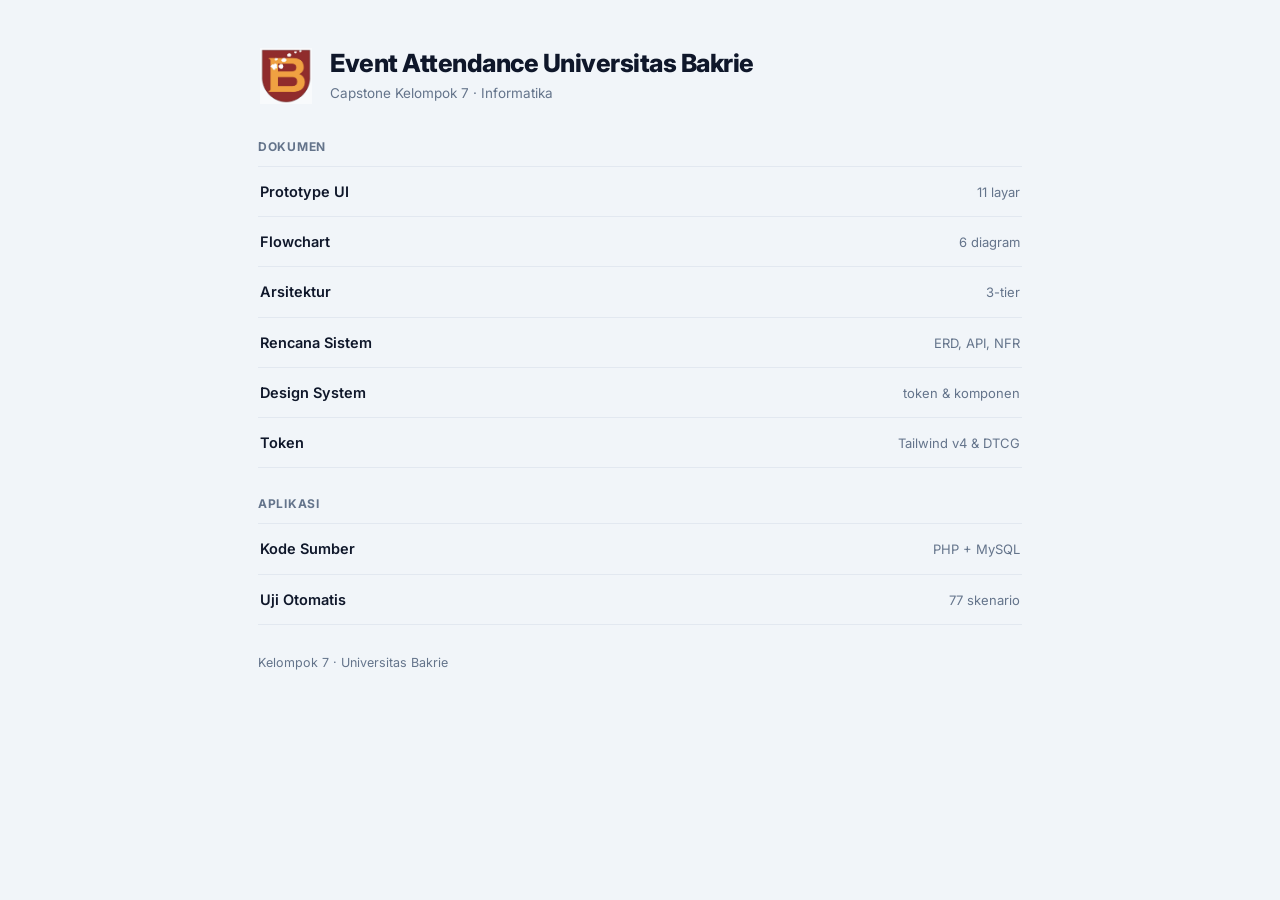
<file: index.html>
<!DOCTYPE html>
<html lang="id">
<head>
<meta charset="UTF-8">
<meta name="viewport" content="width=device-width, initial-scale=1">
<meta name="theme-color" content="#0F766E">
<title>Event Attendance Universitas Bakrie</title>
<link rel="preconnect" href="https://fonts.googleapis.com">
<link href="https://fonts.googleapis.com/css2?family=Inter:wght@400;600;700;800&family=JetBrains+Mono:wght@500;600&display=swap" rel="stylesheet">
<style>
:root{--primary:#0F172A;--secondary:#64748B;--tertiary:#0F766E;--surface:#fff;--border:#E2E8F0;--tint:#F1F5F9}
*{margin:0;padding:0;box-sizing:border-box}
body{font-family:Inter,system-ui,sans-serif;background:var(--tint);color:var(--primary);font-size:15px;line-height:1.6;-webkit-font-smoothing:antialiased}
.mono{font-family:'JetBrains Mono',monospace}
a{color:var(--tertiary);text-decoration:none}
img{max-width:100%;height:auto}
.wrap{max-width:860px;margin:0 auto;padding:clamp(20px,4vw,48px)}

header{display:flex;align-items:center;gap:16px;margin-bottom:32px;flex-wrap:wrap}
.logo{width:56px;height:56px;object-fit:contain;flex:0 0 auto}
header h1{font-size:clamp(19px,3vw,25px);font-weight:800;letter-spacing:-.02em;line-height:1.25}
header p{color:var(--secondary);font-size:13.5px;margin-top:4px}

h2{font-size:12px;font-weight:700;letter-spacing:.06em;text-transform:uppercase;color:var(--secondary);margin:26px 0 10px}
ul{list-style:none;border-top:1px solid var(--border)}
li{border-bottom:1px solid var(--border)}
li a{display:flex;justify-content:space-between;align-items:baseline;gap:16px;padding:13px 2px;color:var(--primary)}
li a:hover .t{color:var(--tertiary)}
li .t{font-weight:600;font-size:14.5px}
li .d{color:var(--secondary);font-size:13px;text-align:right}
@media(max-width:560px){li a{flex-direction:column;gap:2px}li .d{text-align:left}}
footer{color:var(--secondary);font-size:12.5px;padding:28px 0 8px}
</style>
</head>
<body>
<div class="wrap">

  <header>
    <img class="logo" src="LOGO_UB.png" alt="Universitas Bakrie">
    <div>
      <h1>Event Attendance Universitas Bakrie</h1>
      <p>Capstone Kelompok 7 &middot; Informatika</p>
    </div>
  </header>

  <h2>Dokumen</h2>
  <ul>
    <li><a href="docs/04_prototype_ui.html"><span class="t">Prototype UI</span><span class="d">11 layar</span></a></li>
    <li><a href="docs/01_flowchart.html"><span class="t">Flowchart</span><span class="d">6 diagram</span></a></li>
    <li><a href="docs/03_arsitektur.html"><span class="t">Arsitektur</span><span class="d">3-tier</span></a></li>
    <li><a href="docs/02_rencana_sistem.md"><span class="t">Rencana Sistem</span><span class="d">ERD, API, NFR</span></a></li>
    <li><a href="docs/DESIGN.md"><span class="t">Design System</span><span class="d">token &amp; komponen</span></a></li>
    <li><a href="docs/theme.css"><span class="t">Token</span><span class="d">Tailwind v4 &amp; DTCG</span></a></li>
  </ul>

  <h2>Aplikasi</h2>
  <ul>
    <li><a href="app/"><span class="t">Kode Sumber</span><span class="d">PHP + MySQL</span></a></li>
    <li><a href="app/test_suite.sh"><span class="t">Uji Otomatis</span><span class="d">77 skenario</span></a></li>
  </ul>

  <footer>Kelompok 7 &middot; Universitas Bakrie</footer>
</div>
</body>
</html>
</file>
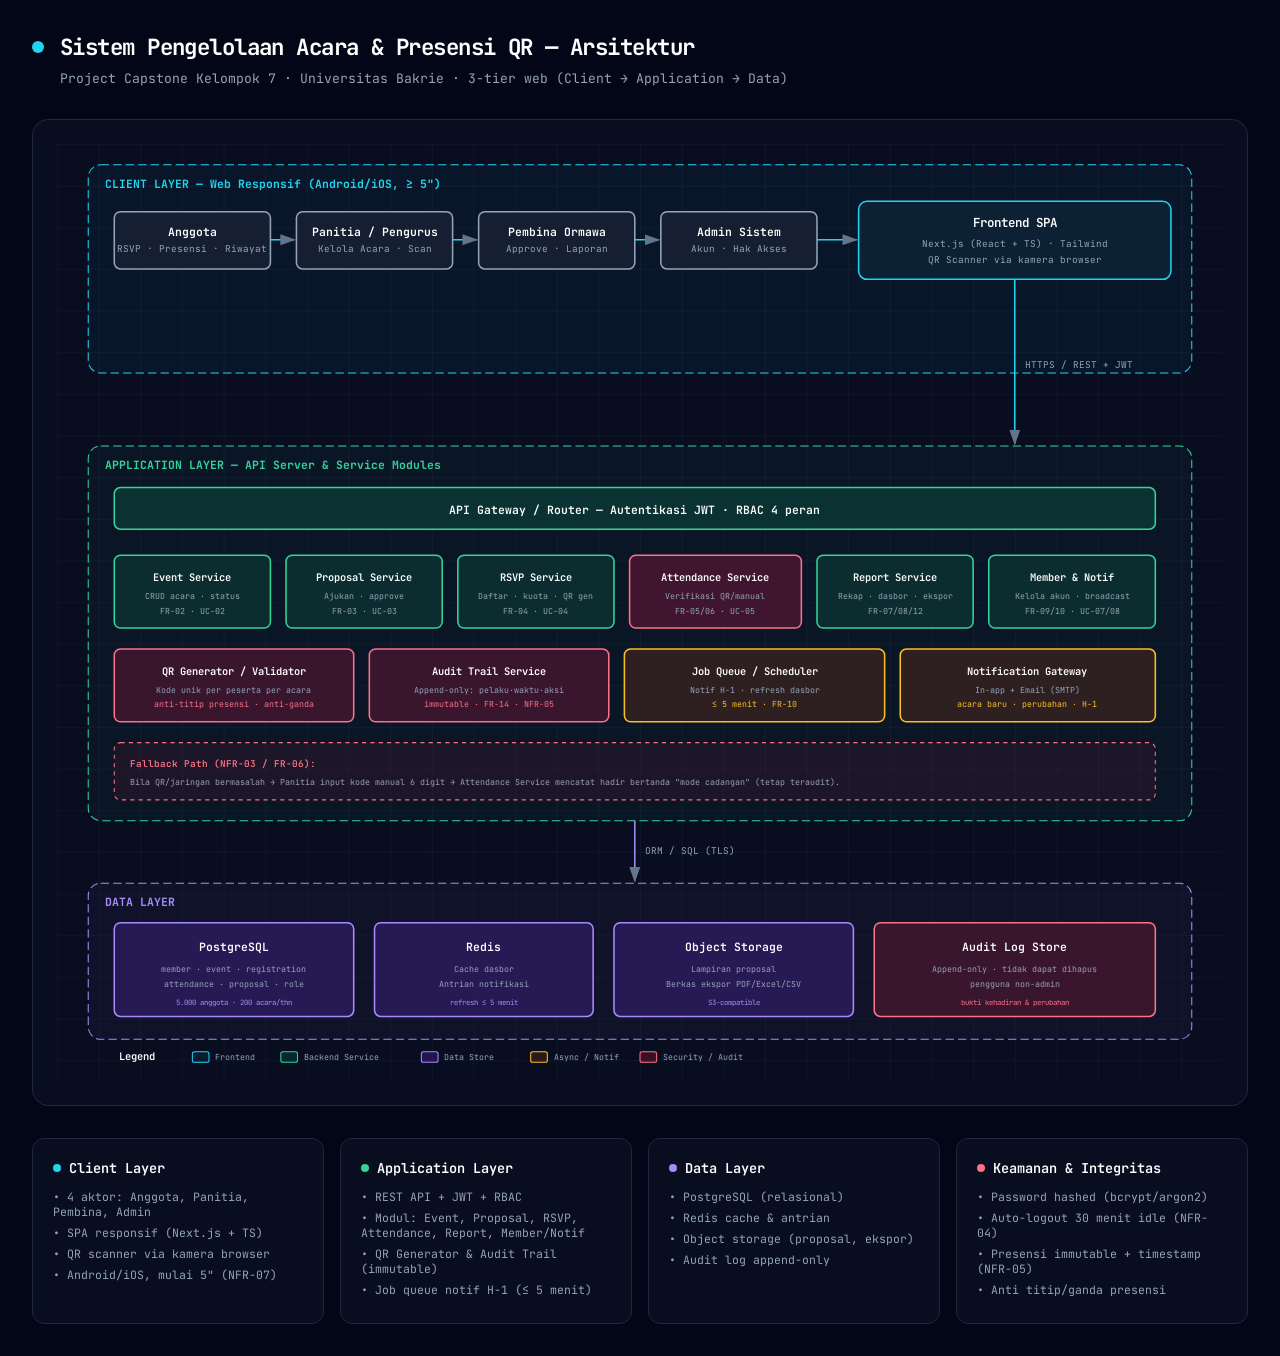
<file: docs/03_arsitektur.html>
<!DOCTYPE html>
<html lang="id">
<head>
  <meta charset="UTF-8">
  <meta name="viewport" content="width=device-width, initial-scale=1.0">
  <title>Arsitektur — Sistem Pengelolaan Acara & Presensi QR</title>
  <link href="https://fonts.googleapis.com/css2?family=JetBrains+Mono:wght@400;500;600;700&display=swap" rel="stylesheet">
  <style>
    *{margin:0;padding:0;box-sizing:border-box;}
    body{font-family:'JetBrains Mono',monospace;background:#020617;min-height:100vh;padding:2rem;color:#fff;}
    .container{max-width:1280px;margin:0 auto;}
    .header{margin-bottom:2rem;}
    .header-row{display:flex;align-items:center;gap:1rem;margin-bottom:.5rem;}
    .pulse-dot{width:12px;height:12px;background:#22d3ee;border-radius:50%;animation:pulse 2s infinite;}
    @keyframes pulse{0%,100%{opacity:1}50%{opacity:.5}}
    h1{font-size:1.4rem;font-weight:700;letter-spacing:-.025em;}
    .subtitle{color:#94a3b8;font-size:.82rem;margin-left:1.75rem;}
    .diagram-container{background:rgba(15,23,42,.5);border-radius:1rem;border:1px solid #1e293b;padding:1.5rem;overflow-x:auto;}
    svg{width:100%;min-width:1080px;display:block;}
    .cards{display:grid;grid-template-columns:repeat(auto-fit,minmax(280px,1fr));gap:1rem;margin-top:2rem;}
    .card{background:rgba(15,23,42,.5);border-radius:.75rem;border:1px solid #1e293b;padding:1.25rem;}
    .card-header{display:flex;align-items:center;gap:.5rem;margin-bottom:.75rem;}
    .card-dot{width:8px;height:8px;border-radius:50%;}
    .card-dot.cyan{background:#22d3ee;} .card-dot.emerald{background:#34d399;}
    .card-dot.violet{background:#a78bfa;} .card-dot.amber{background:#fbbf24;}
    .card-dot.rose{background:#fb7185;} .card-dot.slate{background:#94a3b8;}
    .card h3{font-size:.85rem;font-weight:600;}
    .card ul{list-style:none;color:#94a3b8;font-size:.72rem;}
    .card li{margin-bottom:.375rem;}
  </style>
</head>
<body>
  <div class="container">
    <div class="header">
      <div class="header-row"><div class="pulse-dot"></div><h1>Sistem Pengelolaan Acara &amp; Presensi QR — Arsitektur</h1></div>
      <p class="subtitle">Project Capstone Kelompok 7 · Universitas Bakrie · 3-tier web (Client → Application → Data)</p>
    </div>

    <div class="diagram-container">
      <svg viewBox="0 0 1120 900">
        <defs>
          <marker id="arrowhead" markerWidth="10" markerHeight="7" refX="9" refY="3.5" orient="auto">
            <polygon points="0 0, 10 3.5, 0 7" fill="#64748b"/>
          </marker>
          <pattern id="grid" width="40" height="40" patternUnits="userSpaceOnUse">
            <path d="M 40 0 L 0 0 0 40" fill="none" stroke="#1e293b" stroke-width="0.5"/>
          </pattern>
        </defs>
        <rect width="100%" height="100%" fill="url(#grid)"/>

        <!-- ============ CLIENT LAYER BOUNDARY ============ -->
        <rect x="30" y="20" width="1060" height="200" rx="12" fill="rgba(34,211,238,.04)" stroke="#22d3ee" stroke-width="1" stroke-dasharray="8,4"/>
        <text x="46" y="42" fill="#22d3ee" font-size="11" font-weight="700">CLIENT LAYER — Web Responsif (Android/iOS, ≥ 5")</text>

        <!-- Actors -->
        <rect x="55" y="65" width="150" height="55" rx="6" fill="#0f172a"/><rect x="55" y="65" width="150" height="55" rx="6" fill="rgba(30,41,59,.5)" stroke="#94a3b8" stroke-width="1.5"/>
        <text x="130" y="88" fill="#fff" font-size="11" font-weight="600" text-anchor="middle">Anggota</text>
        <text x="130" y="104" fill="#94a3b8" font-size="9" text-anchor="middle">RSVP · Presensi · Riwayat</text>

        <rect x="230" y="65" width="150" height="55" rx="6" fill="#0f172a"/><rect x="230" y="65" width="150" height="55" rx="6" fill="rgba(30,41,59,.5)" stroke="#94a3b8" stroke-width="1.5"/>
        <text x="305" y="88" fill="#fff" font-size="11" font-weight="600" text-anchor="middle">Panitia / Pengurus</text>
        <text x="305" y="104" fill="#94a3b8" font-size="9" text-anchor="middle">Kelola Acara · Scan</text>

        <rect x="405" y="65" width="150" height="55" rx="6" fill="#0f172a"/><rect x="405" y="65" width="150" height="55" rx="6" fill="rgba(30,41,59,.5)" stroke="#94a3b8" stroke-width="1.5"/>
        <text x="480" y="88" fill="#fff" font-size="11" font-weight="600" text-anchor="middle">Pembina Ormawa</text>
        <text x="480" y="104" fill="#94a3b8" font-size="9" text-anchor="middle">Approve · Laporan</text>

        <rect x="580" y="65" width="150" height="55" rx="6" fill="#0f172a"/><rect x="580" y="65" width="150" height="55" rx="6" fill="rgba(30,41,59,.5)" stroke="#94a3b8" stroke-width="1.5"/>
        <text x="655" y="88" fill="#fff" font-size="11" font-weight="600" text-anchor="middle">Admin Sistem</text>
        <text x="655" y="104" fill="#94a3b8" font-size="9" text-anchor="middle">Akun · Hak Akses</text>

        <!-- Frontend app -->
        <rect x="770" y="55" width="300" height="75" rx="8" fill="#0f172a"/><rect x="770" y="55" width="300" height="75" rx="8" fill="rgba(8,51,68,.4)" stroke="#22d3ee" stroke-width="1.5"/>
        <text x="920" y="80" fill="#fff" font-size="12" font-weight="600" text-anchor="middle">Frontend SPA</text>
        <text x="920" y="99" fill="#94a3b8" font-size="9" text-anchor="middle">Next.js (React + TS) · Tailwind</text>
        <text x="920" y="114" fill="#94a3b8" font-size="9" text-anchor="middle">QR Scanner via kamera browser</text>

        <!-- arrows actors -> frontend -->
        <line x1="205" y1="92" x2="228" y2="92" stroke="#22d3ee" stroke-width="1.5" marker-end="url(#arrowhead)"/>
        <line x1="380" y1="92" x2="403" y2="92" stroke="#22d3ee" stroke-width="1.5" marker-end="url(#arrowhead)"/>
        <line x1="555" y1="92" x2="578" y2="92" stroke="#22d3ee" stroke-width="1.5" marker-end="url(#arrowhead)"/>
        <line x1="730" y1="92" x2="768" y2="92" stroke="#22d3ee" stroke-width="1.5" marker-end="url(#arrowhead)"/>

        <!-- Client -> App -->
        <line x1="920" y1="130" x2="920" y2="288" stroke="#22d3ee" stroke-width="1.5" marker-end="url(#arrowhead)"/>
        <text x="930" y="215" fill="#94a3b8" font-size="9">HTTPS / REST + JWT</text>

        <!-- ============ APPLICATION LAYER ============ -->
        <rect x="30" y="290" width="1060" height="360" rx="12" fill="rgba(52,211,153,.04)" stroke="#34d399" stroke-width="1" stroke-dasharray="8,4"/>
        <text x="46" y="312" fill="#34d399" font-size="11" font-weight="700">APPLICATION LAYER — API Server &amp; Service Modules</text>

        <!-- API gateway -->
        <rect x="55" y="330" width="1000" height="40" rx="6" fill="#0f172a"/><rect x="55" y="330" width="1000" height="40" rx="6" fill="rgba(6,78,59,.5)" stroke="#34d399" stroke-width="1.5"/>
        <text x="555" y="355" fill="#fff" font-size="11" font-weight="600" text-anchor="middle">API Gateway / Router — Autentikasi JWT · RBAC 4 peran</text>

        <!-- service boxes row 1 -->
        <rect x="55" y="395" width="150" height="70" rx="6" fill="#0f172a"/><rect x="55" y="395" width="150" height="70" rx="6" fill="rgba(6,78,59,.4)" stroke="#34d399" stroke-width="1.5"/>
        <text x="130" y="420" fill="#fff" font-size="10" font-weight="600" text-anchor="middle">Event Service</text>
        <text x="130" y="437" fill="#94a3b8" font-size="8" text-anchor="middle">CRUD acara · status</text>
        <text x="130" y="451" fill="#94a3b8" font-size="8" text-anchor="middle">FR-02 · UC-02</text>

        <rect x="220" y="395" width="150" height="70" rx="6" fill="#0f172a"/><rect x="220" y="395" width="150" height="70" rx="6" fill="rgba(6,78,59,.4)" stroke="#34d399" stroke-width="1.5"/>
        <text x="295" y="420" fill="#fff" font-size="10" font-weight="600" text-anchor="middle">Proposal Service</text>
        <text x="295" y="437" fill="#94a3b8" font-size="8" text-anchor="middle">Ajukan · approve</text>
        <text x="295" y="451" fill="#94a3b8" font-size="8" text-anchor="middle">FR-03 · UC-03</text>

        <rect x="385" y="395" width="150" height="70" rx="6" fill="#0f172a"/><rect x="385" y="395" width="150" height="70" rx="6" fill="rgba(6,78,59,.4)" stroke="#34d399" stroke-width="1.5"/>
        <text x="460" y="420" fill="#fff" font-size="10" font-weight="600" text-anchor="middle">RSVP Service</text>
        <text x="460" y="437" fill="#94a3b8" font-size="8" text-anchor="middle">Daftar · kuota · QR gen</text>
        <text x="460" y="451" fill="#94a3b8" font-size="8" text-anchor="middle">FR-04 · UC-04</text>

        <rect x="550" y="395" width="165" height="70" rx="6" fill="#0f172a"/><rect x="550" y="395" width="165" height="70" rx="6" fill="rgba(136,19,55,.4)" stroke="#fb7185" stroke-width="1.5"/>
        <text x="632" y="420" fill="#fff" font-size="10" font-weight="600" text-anchor="middle">Attendance Service</text>
        <text x="632" y="437" fill="#94a3b8" font-size="8" text-anchor="middle">Verifikasi QR/manual</text>
        <text x="632" y="451" fill="#94a3b8" font-size="8" text-anchor="middle">FR-05/06 · UC-05</text>

        <rect x="730" y="395" width="150" height="70" rx="6" fill="#0f172a"/><rect x="730" y="395" width="150" height="70" rx="6" fill="rgba(6,78,59,.4)" stroke="#34d399" stroke-width="1.5"/>
        <text x="805" y="420" fill="#fff" font-size="10" font-weight="600" text-anchor="middle">Report Service</text>
        <text x="805" y="437" fill="#94a3b8" font-size="8" text-anchor="middle">Rekap · dasbor · ekspor</text>
        <text x="805" y="451" fill="#94a3b8" font-size="8" text-anchor="middle">FR-07/08/12</text>

        <rect x="895" y="395" width="160" height="70" rx="6" fill="#0f172a"/><rect x="895" y="395" width="160" height="70" rx="6" fill="rgba(6,78,59,.4)" stroke="#34d399" stroke-width="1.5"/>
        <text x="975" y="420" fill="#fff" font-size="10" font-weight="600" text-anchor="middle">Member &amp; Notif</text>
        <text x="975" y="437" fill="#94a3b8" font-size="8" text-anchor="middle">Kelola akun · broadcast</text>
        <text x="975" y="451" fill="#94a3b8" font-size="8" text-anchor="middle">FR-09/10 · UC-07/08</text>

        <!-- service boxes row 2 -->
        <rect x="55" y="485" width="230" height="70" rx="6" fill="#0f172a"/><rect x="55" y="485" width="230" height="70" rx="6" fill="rgba(136,19,55,.35)" stroke="#fb7185" stroke-width="1.5"/>
        <text x="170" y="510" fill="#fff" font-size="10" font-weight="600" text-anchor="middle">QR Generator / Validator</text>
        <text x="170" y="527" fill="#94a3b8" font-size="8" text-anchor="middle">Kode unik per peserta per acara</text>
        <text x="170" y="541" fill="#fb7185" font-size="8" text-anchor="middle">anti-titip presensi · anti-ganda</text>

        <rect x="300" y="485" width="230" height="70" rx="6" fill="#0f172a"/><rect x="300" y="485" width="230" height="70" rx="6" fill="rgba(136,19,55,.35)" stroke="#fb7185" stroke-width="1.5"/>
        <text x="415" y="510" fill="#fff" font-size="10" font-weight="600" text-anchor="middle">Audit Trail Service</text>
        <text x="415" y="527" fill="#94a3b8" font-size="8" text-anchor="middle">Append-only: pelaku·waktu·aksi</text>
        <text x="415" y="541" fill="#fb7185" font-size="8" text-anchor="middle">immutable · FR-14 · NFR-05</text>

        <rect x="545" y="485" width="250" height="70" rx="6" fill="#0f172a"/><rect x="545" y="485" width="250" height="70" rx="6" fill="rgba(120,53,15,.3)" stroke="#fbbf24" stroke-width="1.5"/>
        <text x="670" y="510" fill="#fff" font-size="10" font-weight="600" text-anchor="middle">Job Queue / Scheduler</text>
        <text x="670" y="527" fill="#94a3b8" font-size="8" text-anchor="middle">Notif H-1 · refresh dasbor</text>
        <text x="670" y="541" fill="#fbbf24" font-size="8" text-anchor="middle">≤ 5 menit · FR-10</text>

        <rect x="810" y="485" width="245" height="70" rx="6" fill="#0f172a"/><rect x="810" y="485" width="245" height="70" rx="6" fill="rgba(120,53,15,.3)" stroke="#fbbf24" stroke-width="1.5"/>
        <text x="932" y="510" fill="#fff" font-size="10" font-weight="600" text-anchor="middle">Notification Gateway</text>
        <text x="932" y="527" fill="#94a3b8" font-size="8" text-anchor="middle">In-app + Email (SMTP)</text>
        <text x="932" y="541" fill="#fbbf24" font-size="8" text-anchor="middle">acara baru · perubahan · H-1</text>

        <!-- fallback note -->
        <rect x="55" y="575" width="1000" height="55" rx="6" fill="rgba(136,19,55,.15)" stroke="#fb7185" stroke-width="1" stroke-dasharray="4,4"/>
        <text x="70" y="598" fill="#fb7185" font-size="9" font-weight="600">Fallback Path (NFR-03 / FR-06):</text>
        <text x="70" y="616" fill="#94a3b8" font-size="8">Bila QR/jaringan bermasalah → Panitia input kode manual 6 digit → Attendance Service mencatat hadir bertanda "mode cadangan" (tetap teraudit).</text>

        <!-- App -> Data -->
        <line x1="555" y1="650" x2="555" y2="708" stroke="#a78bfa" stroke-width="1.5" marker-end="url(#arrowhead)"/>
        <text x="565" y="682" fill="#94a3b8" font-size="9">ORM / SQL (TLS)</text>

        <!-- ============ DATA LAYER ============ -->
        <rect x="30" y="710" width="1060" height="150" rx="12" fill="rgba(167,139,250,.04)" stroke="#a78bfa" stroke-width="1" stroke-dasharray="8,4"/>
        <text x="46" y="732" fill="#a78bfa" font-size="11" font-weight="700">DATA LAYER</text>

        <rect x="55" y="748" width="230" height="90" rx="6" fill="#0f172a"/><rect x="55" y="748" width="230" height="90" rx="6" fill="rgba(76,29,149,.4)" stroke="#a78bfa" stroke-width="1.5"/>
        <text x="170" y="775" fill="#fff" font-size="11" font-weight="600" text-anchor="middle">PostgreSQL</text>
        <text x="170" y="795" fill="#94a3b8" font-size="8" text-anchor="middle">member · event · registration</text>
        <text x="170" y="810" fill="#94a3b8" font-size="8" text-anchor="middle">attendance · proposal · role</text>
        <text x="170" y="827" fill="#a78bfa" font-size="7" text-anchor="middle">5.000 anggota · 200 acara/thn</text>

        <rect x="305" y="748" width="210" height="90" rx="6" fill="#0f172a"/><rect x="305" y="748" width="210" height="90" rx="6" fill="rgba(76,29,149,.4)" stroke="#a78bfa" stroke-width="1.5"/>
        <text x="410" y="775" fill="#fff" font-size="11" font-weight="600" text-anchor="middle">Redis</text>
        <text x="410" y="795" fill="#94a3b8" font-size="8" text-anchor="middle">Cache dasbor</text>
        <text x="410" y="810" fill="#94a3b8" font-size="8" text-anchor="middle">Antrian notifikasi</text>
        <text x="410" y="827" fill="#a78bfa" font-size="7" text-anchor="middle">refresh ≤ 5 menit</text>

        <rect x="535" y="748" width="230" height="90" rx="6" fill="#0f172a"/><rect x="535" y="748" width="230" height="90" rx="6" fill="rgba(76,29,149,.4)" stroke="#a78bfa" stroke-width="1.5"/>
        <text x="650" y="775" fill="#fff" font-size="11" font-weight="600" text-anchor="middle">Object Storage</text>
        <text x="650" y="795" fill="#94a3b8" font-size="8" text-anchor="middle">Lampiran proposal</text>
        <text x="650" y="810" fill="#94a3b8" font-size="8" text-anchor="middle">Berkas ekspor PDF/Excel/CSV</text>
        <text x="650" y="827" fill="#a78bfa" font-size="7" text-anchor="middle">S3-compatible</text>

        <rect x="785" y="748" width="270" height="90" rx="6" fill="#0f172a"/><rect x="785" y="748" width="270" height="90" rx="6" fill="rgba(136,19,55,.35)" stroke="#fb7185" stroke-width="1.5"/>
        <text x="920" y="775" fill="#fff" font-size="11" font-weight="600" text-anchor="middle">Audit Log Store</text>
        <text x="920" y="795" fill="#94a3b8" font-size="8" text-anchor="middle">Append-only · tidak dapat dihapus</text>
        <text x="920" y="810" fill="#94a3b8" font-size="8" text-anchor="middle">pengguna non-admin</text>
        <text x="920" y="827" fill="#fb7185" font-size="7" text-anchor="middle">bukti kehadiran &amp; perubahan</text>

        <!-- Legend -->
        <text x="60" y="880" fill="#fff" font-size="10" font-weight="600">Legend</text>
        <rect x="130" y="872" width="16" height="10" rx="2" fill="rgba(8,51,68,.4)" stroke="#22d3ee" stroke-width="1"/><text x="152" y="880" fill="#94a3b8" font-size="8">Frontend</text>
        <rect x="215" y="872" width="16" height="10" rx="2" fill="rgba(6,78,59,.4)" stroke="#34d399" stroke-width="1"/><text x="237" y="880" fill="#94a3b8" font-size="8">Backend Service</text>
        <rect x="350" y="872" width="16" height="10" rx="2" fill="rgba(76,29,149,.4)" stroke="#a78bfa" stroke-width="1"/><text x="372" y="880" fill="#94a3b8" font-size="8">Data Store</text>
        <rect x="455" y="872" width="16" height="10" rx="2" fill="rgba(120,53,15,.3)" stroke="#fbbf24" stroke-width="1"/><text x="477" y="880" fill="#94a3b8" font-size="8">Async / Notif</text>
        <rect x="560" y="872" width="16" height="10" rx="2" fill="rgba(136,19,55,.4)" stroke="#fb7185" stroke-width="1"/><text x="582" y="880" fill="#94a3b8" font-size="8">Security / Audit</text>
      </svg>
    </div>

    <div class="cards">
      <div class="card">
        <div class="card-header"><div class="card-dot cyan"></div><h3>Client Layer</h3></div>
        <ul>
          <li>• 4 aktor: Anggota, Panitia, Pembina, Admin</li>
          <li>• SPA responsif (Next.js + TS)</li>
          <li>• QR scanner via kamera browser</li>
          <li>• Android/iOS, mulai 5" (NFR-07)</li>
        </ul>
      </div>
      <div class="card">
        <div class="card-header"><div class="card-dot emerald"></div><h3>Application Layer</h3></div>
        <ul>
          <li>• REST API + JWT + RBAC</li>
          <li>• Modul: Event, Proposal, RSVP, Attendance, Report, Member/Notif</li>
          <li>• QR Generator &amp; Audit Trail (immutable)</li>
          <li>• Job queue notif H-1 (≤ 5 menit)</li>
        </ul>
      </div>
      <div class="card">
        <div class="card-header"><div class="card-dot violet"></div><h3>Data Layer</h3></div>
        <ul>
          <li>• PostgreSQL (relasional)</li>
          <li>• Redis cache &amp; antrian</li>
          <li>• Object storage (proposal, ekspor)</li>
          <li>• Audit log append-only</li>
        </ul>
      </div>
      <div class="card">
        <div class="card-header"><div class="card-dot rose"></div><h3>Keamanan &amp; Integritas</h3></div>
        <ul>
          <li>• Password hashed (bcrypt/argon2)</li>
          <li>• Auto-logout 30 menit idle (NFR-04)</li>
          <li>• Presensi immutable + timestamp (NFR-05)</li>
          <li>• Anti titip/ganda presensi</li>
        </ul>
      </div>
    </div>
  </div>
</body>
</html>
</file>
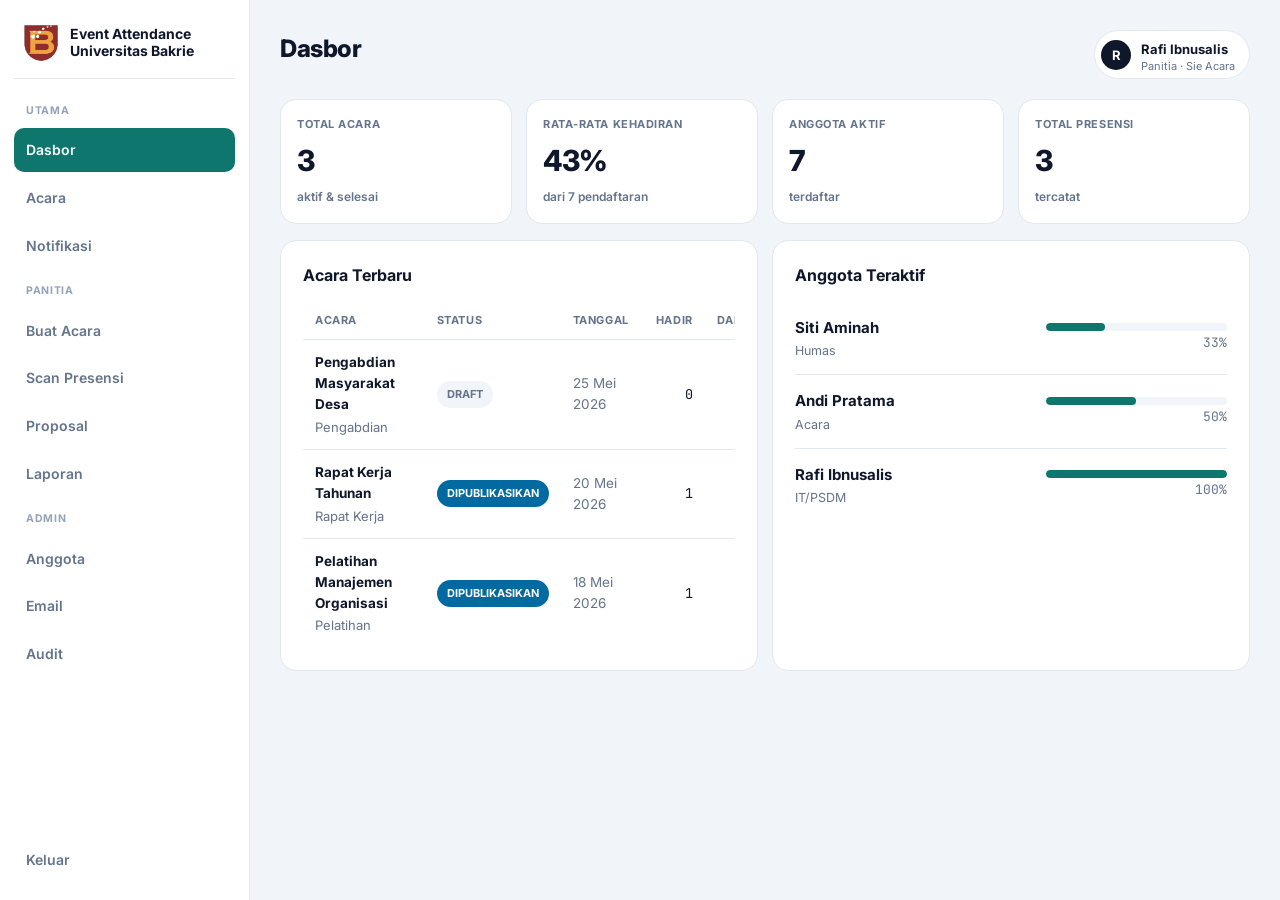
<file: docs/04_prototype_ui.html>
<!DOCTYPE html>
<html lang="id">
<head>
<meta charset="UTF-8">
<meta name="viewport" content="width=device-width, initial-scale=1, viewport-fit=cover">
<meta name="theme-color" content="#0F766E">
<title>Prototype UI - Event Attendance Universitas Bakrie</title>
<link rel="preconnect" href="https://fonts.googleapis.com">
<link href="https://fonts.googleapis.com/css2?family=Inter:wght@400;500;600;700;800&family=JetBrains+Mono:wght@500;600&display=swap" rel="stylesheet">
<style>
:root{
  --primary:#0F172A;--secondary:#64748B;--tertiary:#0F766E;
  --neutral:#F8FAFC;--surface:#FFFFFF;--border:#E2E8F0;
  --success:#047857;--warning:#B45309;--danger:#BE123C;--info:#0369A1;
  --r-sm:6px;--r-md:10px;--r-lg:16px;--r-pill:999px;
  --sh2:0 8px 24px rgba(15,23,42,.16);--tint:#F1F5F9;--sidebar:250px;
}
*{margin:0;padding:0;box-sizing:border-box}
html{-webkit-text-size-adjust:100%}
body{font-family:Inter,system-ui,sans-serif;background:var(--tint);color:var(--primary);font-size:15px;line-height:1.55;-webkit-font-smoothing:antialiased;overflow-x:hidden}
.mono{font-family:'JetBrains Mono',monospace}
button{font-family:inherit;cursor:pointer;border:none;background:none}
a{color:var(--tertiary);text-decoration:none}
img{max-width:100%;height:auto}

.layout{display:grid;grid-template-columns:var(--sidebar) minmax(0,1fr);min-height:100vh}
.side{background:var(--surface);border-right:1px solid var(--border);padding:18px 14px;display:flex;flex-direction:column;gap:4px;position:sticky;top:0;height:100vh;overflow-y:auto;z-index:40}
.main{padding:clamp(16px,2.4vw,30px);width:100%;max-width:1280px;min-width:0}

.brand{display:flex;align-items:center;gap:10px;padding:6px 8px 16px;border-bottom:1px solid var(--border);margin-bottom:8px}
.logo{width:38px;height:38px;object-fit:contain;flex:0 0 auto;display:block}
.brand b{font-size:14px;line-height:1.2;display:block}

.nav-sec{font-size:10.5px;font-weight:700;letter-spacing:.06em;text-transform:uppercase;color:#94a3b8;padding:12px 12px 5px}
.nav-a{display:block;padding:11px 12px;border-radius:var(--r-md);color:var(--secondary);font-size:14px;font-weight:600;transition:.15s;cursor:pointer}
.nav-a:hover{background:var(--tint);color:var(--primary)}
.nav-a.active{background:var(--tertiary);color:#fff}

.appbar{display:none}
.menu-btn{width:44px;height:44px;border-radius:var(--r-md);display:grid;place-items:center;background:var(--surface);border:1px solid var(--border)}
.bars,.bars:before,.bars:after{display:block;width:18px;height:2px;background:var(--primary);border-radius:2px;content:""}
.bars{position:relative}
.bars:before{position:absolute;top:-6px}
.bars:after{position:absolute;top:6px}
.backdrop{display:none}

@media(max-width:1023px){
  .layout{grid-template-columns:minmax(0,1fr)}
  .appbar{display:flex;align-items:center;gap:12px;position:sticky;top:0;z-index:30;background:var(--surface);border-bottom:1px solid var(--border);padding:10px 14px}
  .appbar .logo{width:32px;height:32px}
  .appbar b{font-size:14px;font-weight:700;white-space:nowrap;overflow:hidden;text-overflow:ellipsis}
  .appbar .spacer{flex:1}
  .side{position:fixed;top:0;left:0;height:100dvh;width:min(82vw,300px);transform:translateX(-104%);transition:transform .24s ease;box-shadow:var(--sh2)}
  body.nav-open .side{transform:translateX(0)}
  body.nav-open .backdrop{display:block;position:fixed;inset:0;background:rgba(15,23,42,.45);z-index:35}
  .side .close-x{margin-left:auto;width:36px;height:36px;border-radius:var(--r-md);display:grid;place-items:center;color:var(--secondary);font-size:20px}
}
@media(min-width:1024px){.side .close-x{display:none}}

.topbar{display:flex;justify-content:space-between;align-items:flex-start;gap:14px;margin-bottom:20px;flex-wrap:wrap}
.userchip{display:flex;align-items:center;gap:10px;background:var(--surface);border:1px solid var(--border);border-radius:var(--r-pill);padding:6px 14px 6px 6px;max-width:100%}
.avatar{width:30px;height:30px;border-radius:50%;background:var(--primary);color:#fff;display:grid;place-items:center;font-size:13px;font-weight:700;flex:0 0 auto}
.userchip b{font-size:13px}.userchip small{display:block;color:var(--secondary);font-size:11px;line-height:1.1}
.userchip .txt{min-width:0;overflow:hidden;text-overflow:ellipsis;white-space:nowrap}
.page-title{font-size:clamp(19px,2.6vw,24px);font-weight:800;letter-spacing:-.02em}
.page-sub{color:var(--secondary);font-size:clamp(12px,1.5vw,13.5px);margin-top:3px}
h3{font-size:clamp(14.5px,1.9vw,16px);font-weight:700}

.grid{display:grid;gap:14px;min-width:0}
.col-2{grid-template-columns:minmax(0,1.7fr) minmax(0,1fr)}
.col-2e{grid-template-columns:minmax(0,1fr) minmax(0,1fr)}
.col-3{grid-template-columns:repeat(3,minmax(0,1fr))}
.col-4{grid-template-columns:repeat(4,minmax(0,1fr))}
@media(max-width:900px){.col-2,.col-2e,.col-3,.col-4{grid-template-columns:repeat(2,minmax(0,1fr))}}
@media(max-width:560px){.col-2,.col-2e,.col-3,.col-4{grid-template-columns:minmax(0,1fr)}}

.card{background:var(--surface);border:1px solid var(--border);border-radius:var(--r-lg);padding:clamp(16px,2.4vw,22px)}
.grid>.card{margin-top:0}
.card-head{display:flex;justify-content:space-between;align-items:center;gap:12px;margin-bottom:14px;flex-wrap:wrap}
.sub{color:var(--secondary);font-size:clamp(11.5px,1.4vw,13px);margin-top:2px}
.kpi{background:var(--surface);border:1px solid var(--border);border-radius:var(--r-lg);padding:16px}
.kpi .lab{font-size:11px;font-weight:700;letter-spacing:.05em;text-transform:uppercase;color:var(--secondary)}
.kpi .val{font-size:clamp(22px,3vw,29px);font-weight:800;letter-spacing:-.03em;margin-top:6px}
.kpi .delta{font-size:12px;font-weight:600;margin-top:4px;color:var(--secondary)}
.up{color:var(--success)}.down{color:var(--danger)}

.btn{display:inline-flex;align-items:center;justify-content:center;gap:8px;font-size:13.5px;font-weight:600;padding:0 16px;min-height:44px;border-radius:var(--r-md);transition:.15s;white-space:nowrap}
.btn-primary{background:var(--tertiary);color:#fff}.btn-primary:hover{background:var(--primary)}
.btn-ghost{background:var(--surface);color:var(--primary);border:1px solid var(--border)}.btn-ghost:hover{background:var(--tint)}
.btn-sm{min-height:38px;padding:0 13px;font-size:12.5px}
.btn-block{width:100%}
.btn[disabled]{opacity:.5;cursor:not-allowed}
@media(max-width:480px){.btn{width:100%}.btn-sm{width:auto}}

.table-scroll{width:100%;overflow-x:auto;-webkit-overflow-scrolling:touch}
.table-scroll table{min-width:520px}
table{width:100%;border-collapse:collapse}
th{font-size:11px;font-weight:700;letter-spacing:.05em;text-transform:uppercase;color:var(--secondary);text-align:left;padding:10px 12px;border-bottom:1px solid var(--border);white-space:nowrap}
td{font-size:13.5px;padding:12px;border-bottom:1px solid var(--border)}
tr:last-child td{border-bottom:none}
th.num,td.num{text-align:right}
.muted{color:var(--secondary)}
@media(max-width:640px){th,td{padding:9px 8px;font-size:12.5px}}

.badge{display:inline-flex;align-items:center;gap:5px;font-size:11px;font-weight:700;padding:5px 10px;border-radius:var(--r-pill);color:#fff;text-transform:uppercase;white-space:nowrap}
.b-present{background:var(--success)}.b-absent{background:var(--danger)}
.b-fallback{background:var(--warning)}.b-info{background:var(--info)}
.b-muted{background:var(--tint);color:var(--secondary)}

label{display:block;font-size:12px;font-weight:700;margin-bottom:6px}
input,select,textarea{width:100%;font-family:inherit;font-size:16px;color:var(--primary);background:var(--surface);border:1px solid var(--border);border-radius:var(--r-sm);padding:11px 12px;outline:none;transition:.15s}
input:focus,select:focus,textarea:focus{border-color:var(--tertiary);box-shadow:0 0 0 3px rgba(15,118,110,.15)}
.field{margin-bottom:14px}
.hint{font-size:12px;color:var(--secondary);margin-top:5px}

.chip{font-size:11px;font-weight:700;color:var(--secondary);background:var(--tint);padding:4px 10px;border-radius:var(--r-pill);white-space:nowrap}
.bar{height:8px;background:var(--tint);border-radius:var(--r-pill);overflow:hidden}
.bar>i{display:block;height:100%;background:var(--tertiary);border-radius:var(--r-pill)}
.empty{text-align:center;color:var(--secondary);padding:36px 10px;font-size:14px}
.row{display:flex;align-items:center;justify-content:space-between;gap:14px;padding:14px 0;border-bottom:1px solid var(--border)}
.row:last-child{border-bottom:none}
.row .meta{color:var(--secondary);font-size:12.5px;margin-top:2px}

.scan-stage{background:var(--primary);border-radius:var(--r-lg);padding:26px;color:#fff;display:flex;flex-direction:column;align-items:center;gap:16px}
.viewfinder{width:min(340px,80%);aspect-ratio:1;border-radius:20px;background:linear-gradient(160deg,#1e293b,#0b1220);position:relative;display:grid;place-items:center}
.viewfinder .corner{position:absolute;width:34px;height:34px;border:3px solid #2dd4bf;border-radius:8px}
.c-tl{top:16px;left:16px;border-right:none;border-bottom:none}.c-tr{top:16px;right:16px;border-left:none;border-bottom:none}
.c-bl{bottom:16px;left:16px;border-right:none;border-top:none}.c-br{bottom:16px;right:16px;border-left:none;border-top:none}
.scanline{position:absolute;left:10%;right:10%;height:2px;background:#2dd4bf;box-shadow:0 0 12px #2dd4bf;animation:scan 2.2s ease-in-out infinite}
@keyframes scan{0%,100%{top:18%}50%{top:80%}}
.qr-ghost{width:120px;height:120px;opacity:.35;background:repeating-linear-gradient(90deg,#334155 0 8px,#0b1220 8px 16px),repeating-linear-gradient(0deg,#334155 0 8px,transparent 8px 16px);border-radius:8px}
.scan-result{width:100%;max-width:420px;background:rgba(255,255,255,.07);border:1px solid rgba(255,255,255,.14);border-radius:var(--r-md);padding:16px;display:flex;align-items:center;gap:14px}
.scan-result .ok{width:40px;height:40px;border-radius:50%;background:var(--success);display:grid;place-items:center;font-size:20px;flex:0 0 auto}
.fallback-box{border:1px dashed var(--warning);border-radius:var(--r-md);padding:14px;background:#FFFBEB}

.login-wrap{max-width:400px;margin:40px auto}
.login-brand{text-align:center;margin-bottom:22px}
.login-brand .logo{width:64px;height:64px;margin:0 auto 12px}
.qr-box{width:190px;height:190px;border:1px solid var(--border);border-radius:12px;background:repeating-linear-gradient(90deg,#0F172A 0 10px,transparent 10px 20px),repeating-linear-gradient(0deg,#0F172A 0 10px,transparent 10px 20px);opacity:.9}

.screen{display:none}
.screen.active{display:block}
</style>
</head>
<body>

<div class="appbar">
  <button class="menu-btn" onclick="toggleNav()" aria-label="Menu"><span class="bars"></span></button>
  <img class="logo" src="LOGO_UB.png" alt="Logo Universitas Bakrie">
  <b id="appbar-title">Dasbor</b>
  <span class="spacer"></span>
  <div class="avatar">R</div>
</div>
<div class="backdrop" onclick="toggleNav()"></div>

<div class="layout">
  <aside class="side">
    <div class="brand">
      <img class="logo" src="LOGO_UB.png" alt="Logo Universitas Bakrie">
      <div><b>Event Attendance Universitas Bakrie</b></div>
      <button class="close-x" onclick="toggleNav()" aria-label="Tutup">&#215;</button>
    </div>

    <div class="nav-sec">Utama</div>
    <a class="nav-a active" data-s="dashboard">Dasbor</a>
    <a class="nav-a" data-s="events">Acara</a>
    <a class="nav-a" data-s="notif">Notifikasi</a>

    <div class="nav-sec">Panitia</div>
    <a class="nav-a" data-s="form">Buat Acara</a>
    <a class="nav-a" data-s="scan">Scan Presensi</a>
    <a class="nav-a" data-s="proposal">Proposal</a>
    <a class="nav-a" data-s="report">Laporan</a>

    <div class="nav-sec">Admin</div>
    <a class="nav-a" data-s="members">Anggota</a>
    <a class="nav-a" data-s="mail">Email</a>
    <a class="nav-a" data-s="audit">Audit</a>

    <div style="flex:1"></div>
    <a class="nav-a" data-s="login">Keluar</a>
  </aside>

  <main class="main">
    <div class="topbar">
      <div style="min-width:0">
        <div class="page-title" id="page-title">Dasbor</div>
      </div>
      <div class="userchip">
        <div class="avatar">R</div>
        <div class="txt"><b>Rafi Ibnusalis</b><small>Panitia · Sie Acara</small></div>
      </div>
    </div>

    <!-- LOGIN -->
    <section class="screen" id="s-login">
      <div class="login-wrap">
        <div class="card">
          <div class="login-brand">
            <img class="logo" src="LOGO_UB.png" alt="Logo Universitas Bakrie">
            <h3 style="font-size:19px">Event Attendance Universitas Bakrie</h3>
            <p class="sub">Masuk untuk melanjutkan</p>
          </div>
          <div class="field">
            <label>Email</label>
            <input type="email" placeholder="nama@student.bakrie.ac.id">
          </div>
          <div class="field">
            <label>Kata Sandi</label>
            <input type="password" placeholder="********">
          </div>
          <button class="btn btn-primary btn-block">Masuk</button>
        </div>
      </div>
    </section>

    <!-- DASBOR -->
    <section class="screen active" id="s-dashboard">
      <div class="grid col-4" style="margin-bottom:16px">
        <div class="kpi"><div class="lab">Total Acara</div><div class="val">3</div><div class="delta">aktif &amp; selesai</div></div>
        <div class="kpi"><div class="lab">Rata-rata Kehadiran</div><div class="val">43%</div><div class="delta up">dari 7 pendaftaran</div></div>
        <div class="kpi"><div class="lab">Anggota Aktif</div><div class="val">7</div><div class="delta">terdaftar</div></div>
        <div class="kpi"><div class="lab">Total Presensi</div><div class="val">3</div><div class="delta">tercatat</div></div>
      </div>

      <div class="grid col-2e">
        <div class="card">
          <div class="card-head"><h3>Acara Terbaru</h3></div>
          <div class="table-scroll">
          <table>
            <thead><tr><th>Acara</th><th>Status</th><th>Tanggal</th><th class="num">Hadir</th><th class="num">Daftar</th><th class="num">%</th></tr></thead>
            <tbody>
              <tr><td><b>Pengabdian Masyarakat Desa</b><div class="sub">Pengabdian</div></td><td><span class="badge b-muted">Draft</span></td><td class="muted">25 Mei 2026</td><td class="num mono">0</td><td class="num mono">0</td><td class="num mono">0%</td></tr>
              <tr><td><b>Rapat Kerja Tahunan</b><div class="sub">Rapat Kerja</div></td><td><span class="badge b-info">Dipublikasikan</span></td><td class="muted">20 Mei 2026</td><td class="num mono">1</td><td class="num mono">2</td><td class="num mono">50%</td></tr>
              <tr><td><b>Pelatihan Manajemen Organisasi</b><div class="sub">Pelatihan</div></td><td><span class="badge b-info">Dipublikasikan</span></td><td class="muted">18 Mei 2026</td><td class="num mono">1</td><td class="num mono">3</td><td class="num mono">33%</td></tr>
            </tbody>
          </table>
          </div>
        </div>

        <div class="card">
          <div class="card-head"><h3>Anggota Teraktif</h3></div>
          <div class="row"><div><b>Siti Aminah</b><div class="meta">Humas</div></div><div style="width:42%"><div class="bar"><i style="width:33%"></i></div><div class="sub mono" style="text-align:right">33%</div></div></div>
          <div class="row"><div><b>Andi Pratama</b><div class="meta">Acara</div></div><div style="width:42%"><div class="bar"><i style="width:50%"></i></div><div class="sub mono" style="text-align:right">50%</div></div></div>
          <div class="row"><div><b>Rafi Ibnusalis</b><div class="meta">IT/PSDM</div></div><div style="width:42%"><div class="bar"><i style="width:100%"></i></div><div class="sub mono" style="text-align:right">100%</div></div></div>
        </div>
      </div>
    </section>

    <!-- ACARA -->
    <section class="screen" id="s-events">
      <div class="grid col-2">
        <div class="card">
          <div class="card-head"><h3>Acara Tersedia</h3><input style="width:180px" placeholder="Cari acara"></div>
          <div class="table-scroll">
          <table>
            <thead><tr><th>Acara</th><th>Status</th><th>Jadwal</th><th>Lokasi</th><th class="num">Kuota</th><th></th></tr></thead>
            <tbody>
              <tr><td><b>Seminar Nasional Kepemimpinan</b><div class="sub">Seminar</div></td><td><span class="badge b-info">Dipublikasikan</span></td><td class="muted">12 Mei 2026<br><span class="mono">09:00</span></td><td class="muted">Aula Utama</td><td class="num mono">142/150</td><td class="num"><a class="btn btn-ghost btn-sm">Lihat QR</a></td></tr>
              <tr><td><b>Pelatihan Manajemen Organisasi</b><div class="sub">Pelatihan</div></td><td><span class="badge b-info">Dipublikasikan</span></td><td class="muted">18 Mei 2026<br><span class="mono">13:00</span></td><td class="muted">Ruang 302</td><td class="num mono">88/100</td><td class="num"><a class="btn btn-primary btn-sm">Daftar</a></td></tr>
              <tr><td><b>Rapat Kerja Tahunan</b><div class="sub">Rapat Kerja</div></td><td><span class="badge b-info">Dipublikasikan</span></td><td class="muted">20 Mei 2026<br><span class="mono">08:00</span></td><td class="muted">Ruang Rapat</td><td class="num mono">80/80</td><td class="num"><button class="btn btn-ghost btn-sm" disabled>Kuota Penuh</button></td></tr>
            </tbody>
          </table>
          </div>
        </div>

        <div class="card">
          <div class="card-head"><h3>QR Presensi</h3><span class="badge b-present">Terdaftar</span></div>
          <div style="display:grid;place-items:center;padding:18px 0">
            <div class="qr-box"></div>
            <p class="hint" style="margin-top:12px">Tunjukkan QR ini ke panitia</p>
          </div>
        </div>
      </div>
    </section>

    <!-- NOTIFIKASI -->
    <section class="screen" id="s-notif">
      <div class="card">
        <div class="card-head"><h3>Notifikasi</h3></div>
        <div class="row"><div><b>Acara baru: Seminar Nasional Kepemimpinan</b><div class="meta">acara_baru · 10/05/2026 08:12</div></div><span class="badge b-info">Baru</span></div>
        <div class="row"><div><b>Pendaftaran dikonfirmasi</b><div class="meta">konfirmasi · 10/05/2026 08:20</div></div><span class="badge b-info">Baru</span></div>
        <div class="row"><div><b>Pengingat H-1: Pelatihan Manajemen Organisasi</b><div class="meta">pengingat · 17/05/2026 07:00</div></div></div>
      </div>
    </section>

    <!-- SCAN -->
    <section class="screen" id="s-scan">
      <div class="grid col-2">
        <div class="scan-stage">
          <div class="viewfinder">
            <span class="corner c-tl"></span><span class="corner c-tr"></span><span class="corner c-bl"></span><span class="corner c-br"></span>
            <div class="qr-ghost"></div>
            <div class="scanline"></div>
          </div>
          <div class="scan-result">
            <div class="ok">&#10003;</div>
            <div><b>Budi Santoso</b><div style="font-size:12px;color:#94a3b8">NIM 1232001006</div></div>
            <div style="margin-left:auto;text-align:right"><div class="badge b-present">Hadir</div><div class="mono" style="font-size:11px;color:#94a3b8;margin-top:5px">09:14:07</div></div>
          </div>
        </div>

        <div>
          <div class="card" style="margin-bottom:14px">
            <div class="card-head"><h3>Sesi Berjalan</h3><span class="badge b-info">Live</span></div>
            <div class="grid col-3">
              <div><b class="mono" style="font-size:22px">142</b><div class="meta">Hadir via QR</div></div>
              <div><b class="mono" style="font-size:22px">3</b><div class="meta">Mode cadangan</div></div>
              <div><b class="mono" style="font-size:22px">150</b><div class="meta">Total terdaftar</div></div>
            </div>
          </div>

          <div class="card">
            <div class="card-head"><h3>Mode Cadangan</h3></div>
            <div class="fallback-box">
              <label>Kode manual 6 digit</label>
              <div style="display:flex;gap:8px">
                <input class="mono" style="letter-spacing:.35em;text-align:center;font-size:18px" value="482913" maxlength="6">
                <button class="btn btn-primary">Catat</button>
              </div>
            </div>
          </div>
        </div>
      </div>
    </section>

    <!-- BUAT ACARA -->
    <section class="screen" id="s-form">
      <div class="grid col-2">
        <div class="card">
          <div class="field"><label>Nama Acara</label><input value="Seminar Nasional Kepemimpinan Mahasiswa"></div>
          <div class="grid col-2e">
            <div class="field"><label>Jenis Acara</label>
              <select><option>Seminar</option><option>Pelatihan</option><option>Rapat Kerja</option><option>Pelantikan</option></select>
            </div>
            <div class="field"><label>Kuota Peserta</label><input class="mono" value="150"></div>
          </div>
          <div class="grid col-2e">
            <div class="field"><label>Tanggal</label><input type="date" value="2026-05-12"></div>
            <div class="field"><label>Waktu</label><input type="time" value="09:00"></div>
          </div>
          <div class="field"><label>Lokasi</label><input value="Aula Utama Universitas Bakrie"></div>
          <div class="field"><label>Deskripsi</label><textarea rows="3">Seminar kepemimpinan untuk pengurus dan anggota ormawa.</textarea></div>
          <div style="display:flex;gap:10px;flex-wrap:wrap">
            <button class="btn btn-primary">Simpan sebagai Draft</button>
            <button class="btn btn-ghost">Simpan &amp; Publikasikan</button>
          </div>
        </div>

        <div class="card">
          <div class="card-head"><h3>Status Acara</h3><span class="badge b-muted">Draft</span></div>
          <div class="row"><span>Nama acara</span><span class="badge b-present">OK</span></div>
          <div class="row"><span>Tanggal &amp; waktu</span><span class="badge b-present">OK</span></div>
          <div class="row"><span>Kuota</span><span class="badge b-present">OK</span></div>
          <div class="row"><span>Deskripsi</span><span class="badge b-fallback">Opsional</span></div>
        </div>
      </div>
    </section>

    <!-- PROPOSAL -->
    <section class="screen" id="s-proposal">
      <div class="grid col-2">
        <div class="card">
          <div class="card-head"><h3>Ajukan Proposal</h3></div>
          <div class="field"><label>Judul Proposal</label><input value="Proposal Seminar Nasional Kepemimpinan"></div>
          <div class="field"><label>Ringkasan</label><textarea rows="3">Tujuan, sasaran, dan gambaran kegiatan.</textarea></div>
          <div class="field"><label>Berkas Proposal</label><input type="file"></div>
          <button class="btn btn-primary">Ajukan</button>
        </div>

        <div class="card">
          <div class="card-head"><h3>Tinjau Proposal</h3><span class="badge b-fallback">Revisi</span></div>
          <div class="row"><span>Pengaju</span><b>Rafi Ibnusalis</b></div>
          <div class="row"><span>Acara</span><b>Seminar Nasional Kepemimpinan</b></div>
          <div class="field" style="margin-top:14px"><label>Catatan (wajib untuk revisi/tolak)</label><textarea rows="2">Anggaran perlu dilampirkan.</textarea></div>
          <div style="display:flex;gap:10px;flex-wrap:wrap">
            <button class="btn btn-primary">Setujui</button>
            <button class="btn btn-ghost">Revisi</button>
            <button class="btn btn-ghost">Tolak</button>
          </div>
        </div>
      </div>
    </section>

    <!-- LAPORAN -->
    <section class="screen" id="s-report">
      <div class="card">
        <div class="card-head">
          <div style="display:flex;gap:12px;flex-wrap:wrap;align-items:end">
            <div><label>Filter</label><select style="min-width:180px"><option>Seminar Nasional Kepemimpinan</option><option>Semua Acara</option></select></div>
            <div><label>Format</label><select style="min-width:140px"><option>PDF</option><option>Excel (.xls)</option><option>CSV</option></select></div>
          </div>
          <button class="btn btn-primary">Unduh Laporan</button>
        </div>

        <div class="grid col-4" style="margin-bottom:18px">
          <div class="kpi"><div class="lab">Hadir</div><div class="val mono" style="font-size:24px">142</div></div>
          <div class="kpi"><div class="lab">Tidak Hadir</div><div class="val mono" style="font-size:24px">8</div></div>
          <div class="kpi"><div class="lab">Mode Cadangan</div><div class="val mono" style="font-size:24px">3</div></div>
          <div class="kpi"><div class="lab">Persentase</div><div class="val mono" style="font-size:24px">94,6%</div></div>
        </div>

        <div class="table-scroll">
        <table>
          <thead><tr><th>Nama</th><th>NIM</th><th>Divisi</th><th>Status</th><th class="num">Check-in</th></tr></thead>
          <tbody>
            <tr><td>Budi Santoso</td><td class="mono">1232001006</td><td>PSDM</td><td><span class="badge b-present">Hadir</span></td><td class="num mono">09:14:07</td></tr>
            <tr><td>Siti Aminah</td><td class="mono">1232001012</td><td>Humas</td><td><span class="badge b-present">Hadir</span></td><td class="num mono">09:14:31</td></tr>
            <tr><td>Andi Pratama</td><td class="mono">1212001004</td><td>Acara</td><td><span class="badge b-fallback">Cadangan</span></td><td class="num mono">09:15:02</td></tr>
            <tr><td>Dewi Lestari</td><td class="mono">1202721002</td><td>Dana Usaha</td><td><span class="badge b-absent">Tidak Hadir</span></td><td class="num muted">-</td></tr>
          </tbody>
        </table>
        </div>
      </div>
    </section>

    <!-- ANGGOTA -->
    <section class="screen" id="s-members">
      <div class="card">
        <div class="card-head"><h3>Kelola Anggota</h3><button class="btn btn-primary btn-sm">Tambah Anggota</button></div>
        <div class="table-scroll">
        <table>
          <thead><tr><th>Nama</th><th>Email</th><th>Divisi</th><th>Peran</th><th>Status</th></tr></thead>
          <tbody>
            <tr><td><b>Admin Sistem</b></td><td class="muted">admin@ormawa.bakrie.ac.id</td><td>IT/PSDM</td><td>Admin</td><td><span class="badge b-present">Aktif</span></td></tr>
            <tr><td><b>Rafi Ibnusalis</b></td><td class="muted">panitia@student.bakrie.ac.id</td><td>Sie Acara</td><td>Panitia</td><td><span class="badge b-present">Aktif</span></td></tr>
            <tr><td><b>Siti Aminah</b></td><td class="muted">anggota@student.bakrie.ac.id</td><td>Humas</td><td>Anggota</td><td><span class="badge b-present">Aktif</span></td></tr>
          </tbody>
        </table>
        </div>
      </div>
    </section>

    <!-- EMAIL -->
    <section class="screen" id="s-mail">
      <div class="grid col-3" style="margin-bottom:16px">
        <div class="kpi"><div class="lab">Terkirim</div><div class="val">0</div></div>
        <div class="kpi"><div class="lab">Mode Log</div><div class="val">12</div></div>
        <div class="kpi"><div class="lab">Gagal</div><div class="val">0</div></div>
      </div>
      <div class="card">
        <div class="card-head"><h3>Outbox</h3><span class="chip">200 terakhir</span></div>
        <div class="table-scroll">
        <table>
          <thead><tr><th>Waktu</th><th>Penerima</th><th>Subjek</th><th>Status</th></tr></thead>
          <tbody>
            <tr><td class="mono muted">10/05 08:12</td><td class="muted">anggota@student.bakrie.ac.id</td><td><b>Acara baru: Seminar Nasional Kepemimpinan</b><div class="sub">acara_baru</div></td><td><span class="badge b-muted">log</span></td></tr>
            <tr><td class="mono muted">10/05 08:10</td><td class="muted">pembina@ormawa.bakrie.ac.id</td><td><b>Proposal diajukan</b><div class="sub">proposal</div></td><td><span class="badge b-muted">log</span></td></tr>
          </tbody>
        </table>
        </div>
      </div>
    </section>

    <!-- AUDIT -->
    <section class="screen" id="s-audit">
      <div class="card">
        <div class="card-head"><h3>Log Audit</h3></div>
        <div class="table-scroll">
        <table>
          <thead><tr><th>Waktu</th><th>Pelaku</th><th>Aksi</th><th>Entitas</th><th>Detail</th></tr></thead>
          <tbody>
            <tr><td class="mono muted">10/05 19:56</td><td>Budi Santoso</td><td class="mono">event_status</td><td class="muted">event #20</td><td>Ubah status ke berlangsung</td></tr>
            <tr><td class="mono muted">10/05 19:41</td><td>Rafi Ibnusalis</td><td class="mono">presensi</td><td class="muted">attendance #12</td><td>Presensi Andi Pratama via qr</td></tr>
          </tbody>
        </table>
        </div>
      </div>
    </section>

  </main>
</div>

<script>
const TITLES = {
  login:'Masuk', dashboard:'Dasbor', events:'Acara', notif:'Notifikasi',
  scan:'Scan Presensi', form:'Buat Acara', proposal:'Proposal', report:'Laporan',
  members:'Anggota', mail:'Email', audit:'Audit'
};
function toggleNav(){ document.body.classList.toggle('nav-open'); }
const nav = document.querySelectorAll('.nav-a');
const screens = document.querySelectorAll('.screen');
nav.forEach(a => a.addEventListener('click', () => {
  const key = a.dataset.s;
  nav.forEach(x => x.classList.remove('active'));
  a.classList.add('active');
  screens.forEach(s => s.classList.remove('active'));
  const el = document.getElementById('s-' + key);
  if (el) el.classList.add('active');
  document.getElementById('page-title').textContent = TITLES[key] || '';
  document.getElementById('appbar-title').textContent = TITLES[key] || '';
  document.body.classList.remove('nav-open');
  window.scrollTo({top:0, behavior:'smooth'});
}));
</script>
</body>
</html>
</file>
